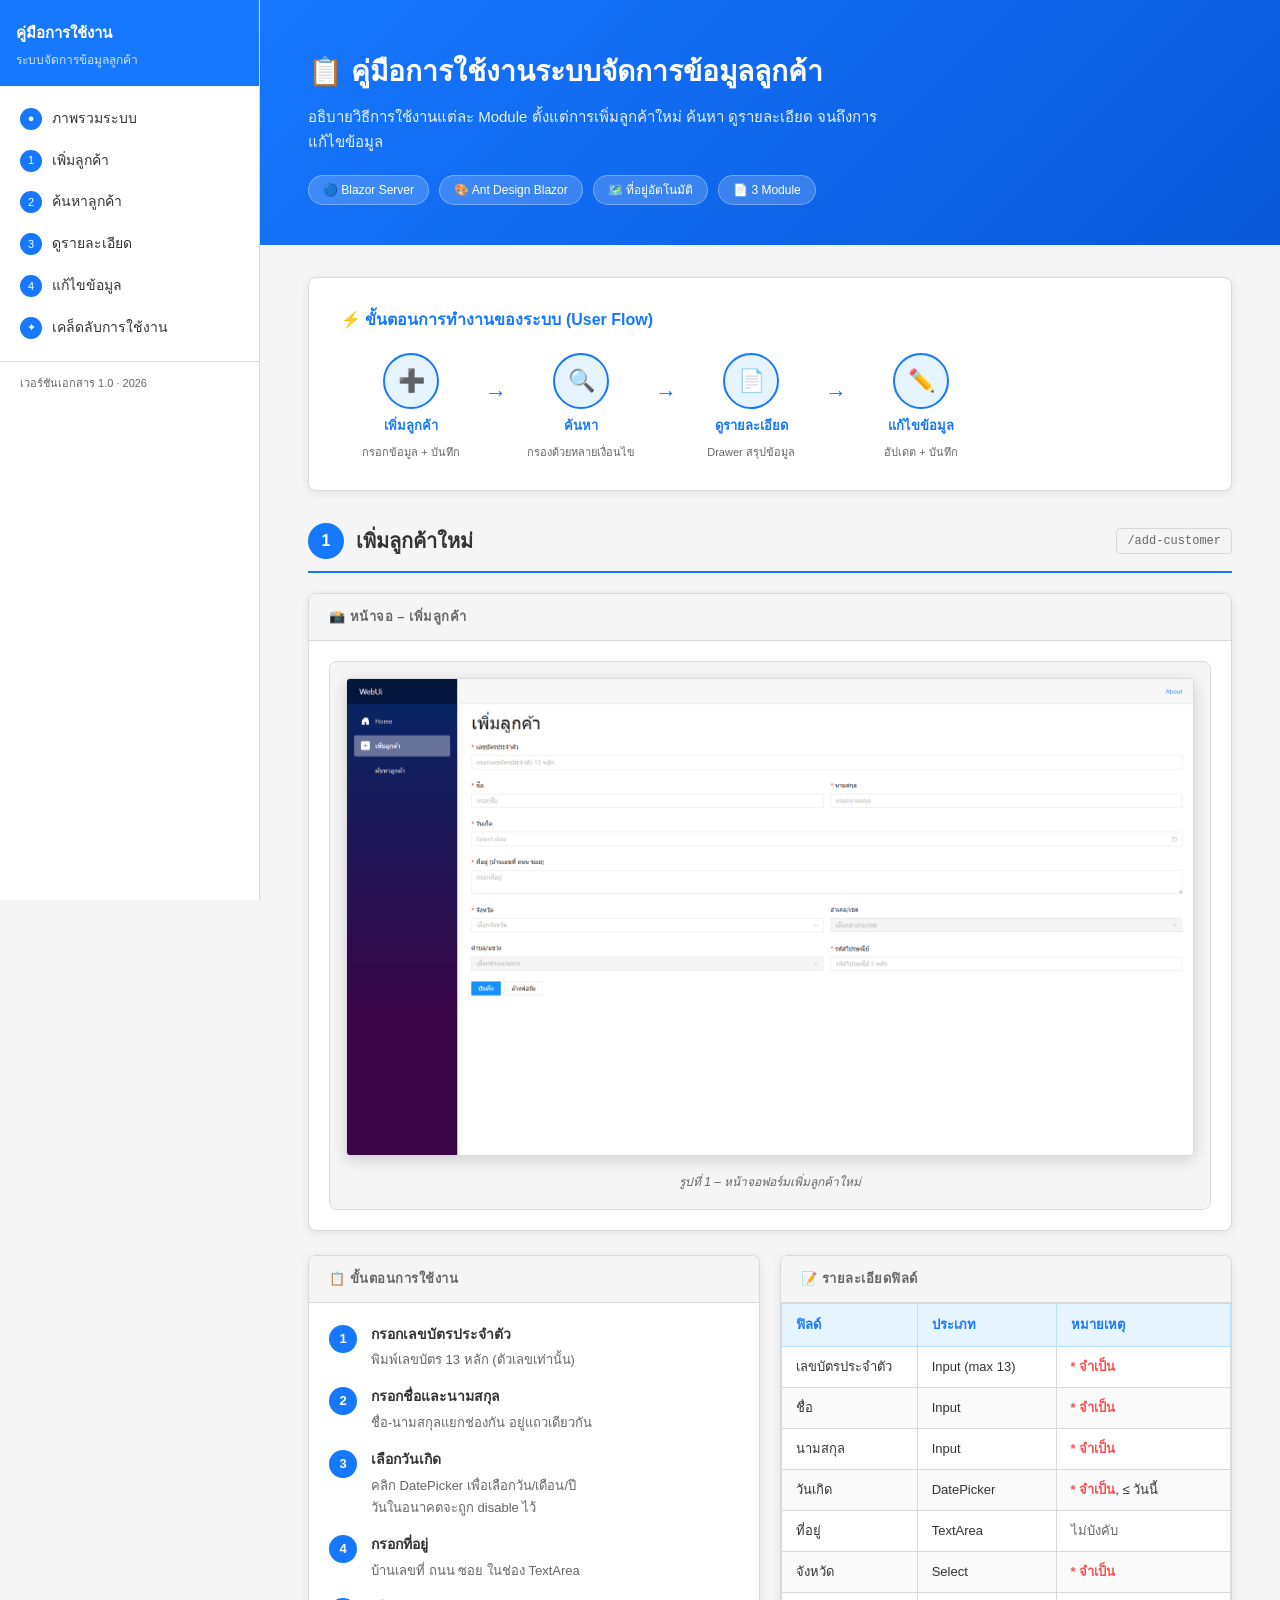
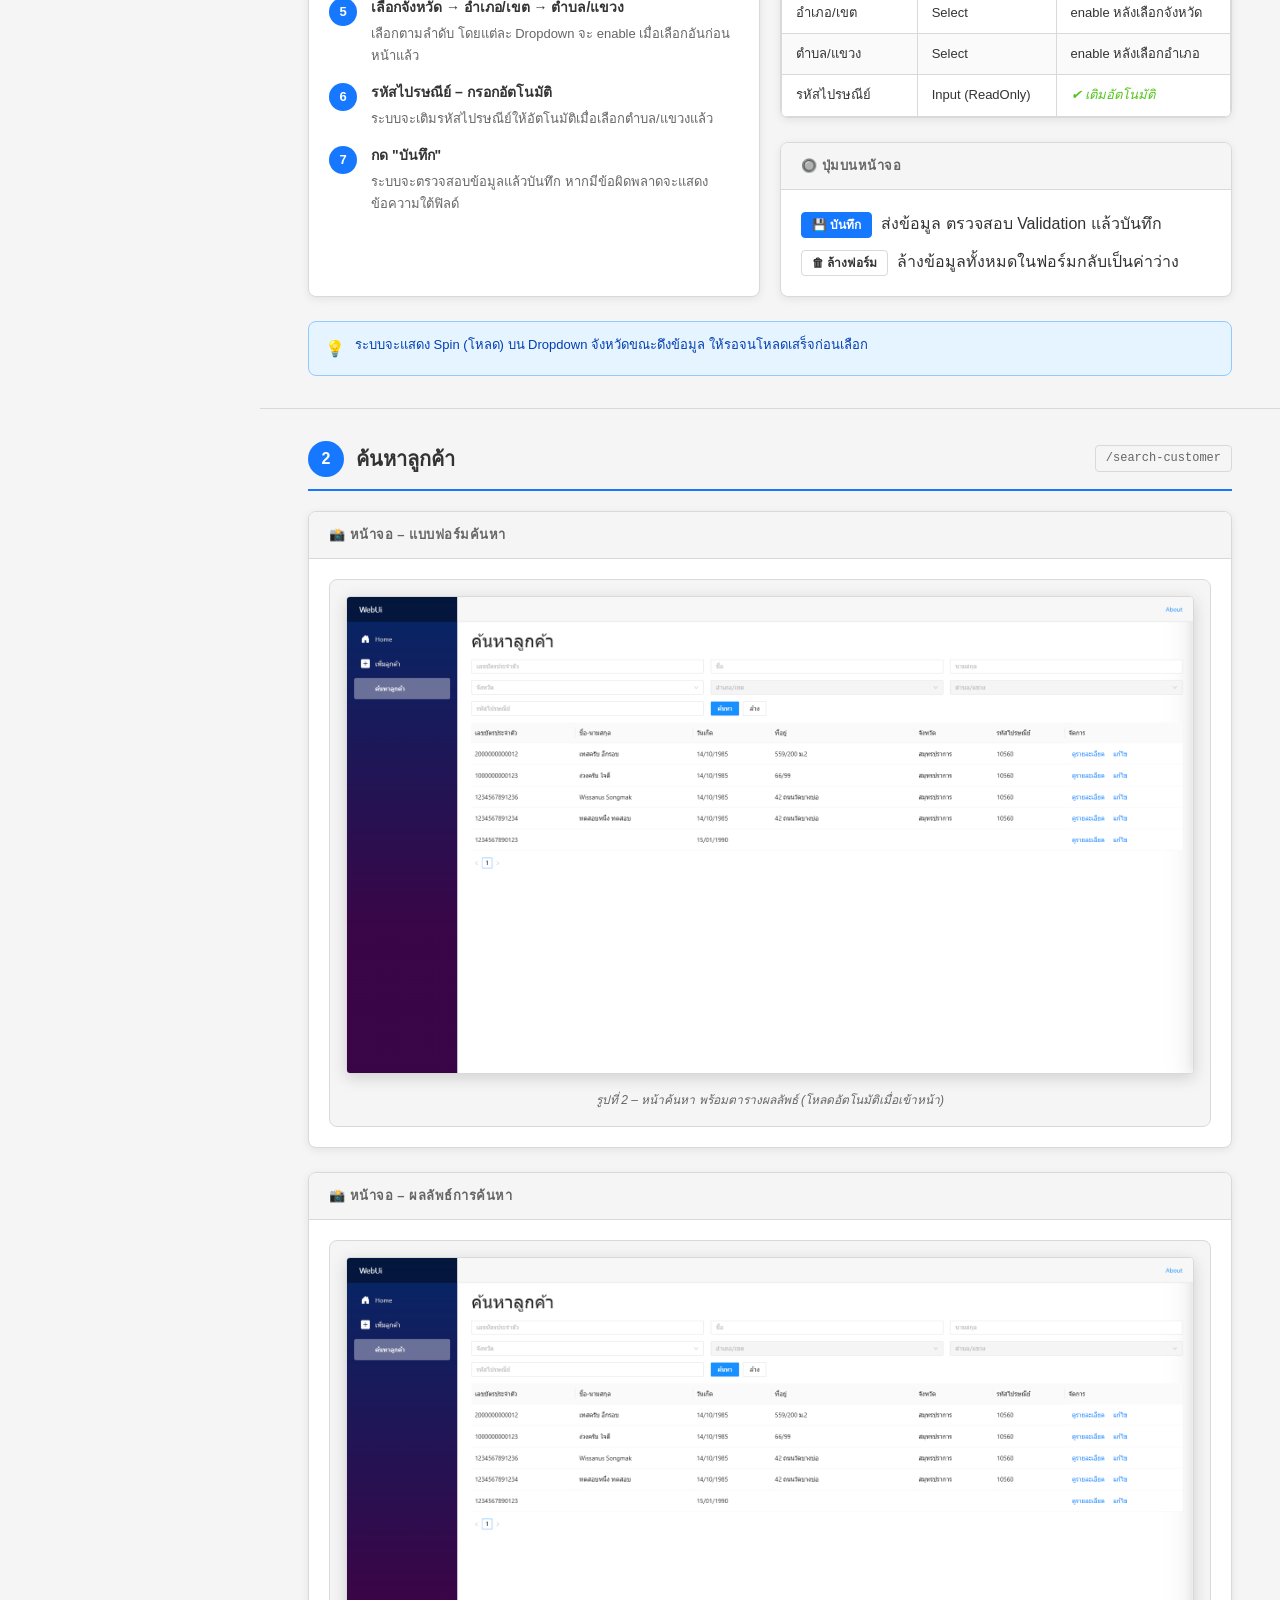
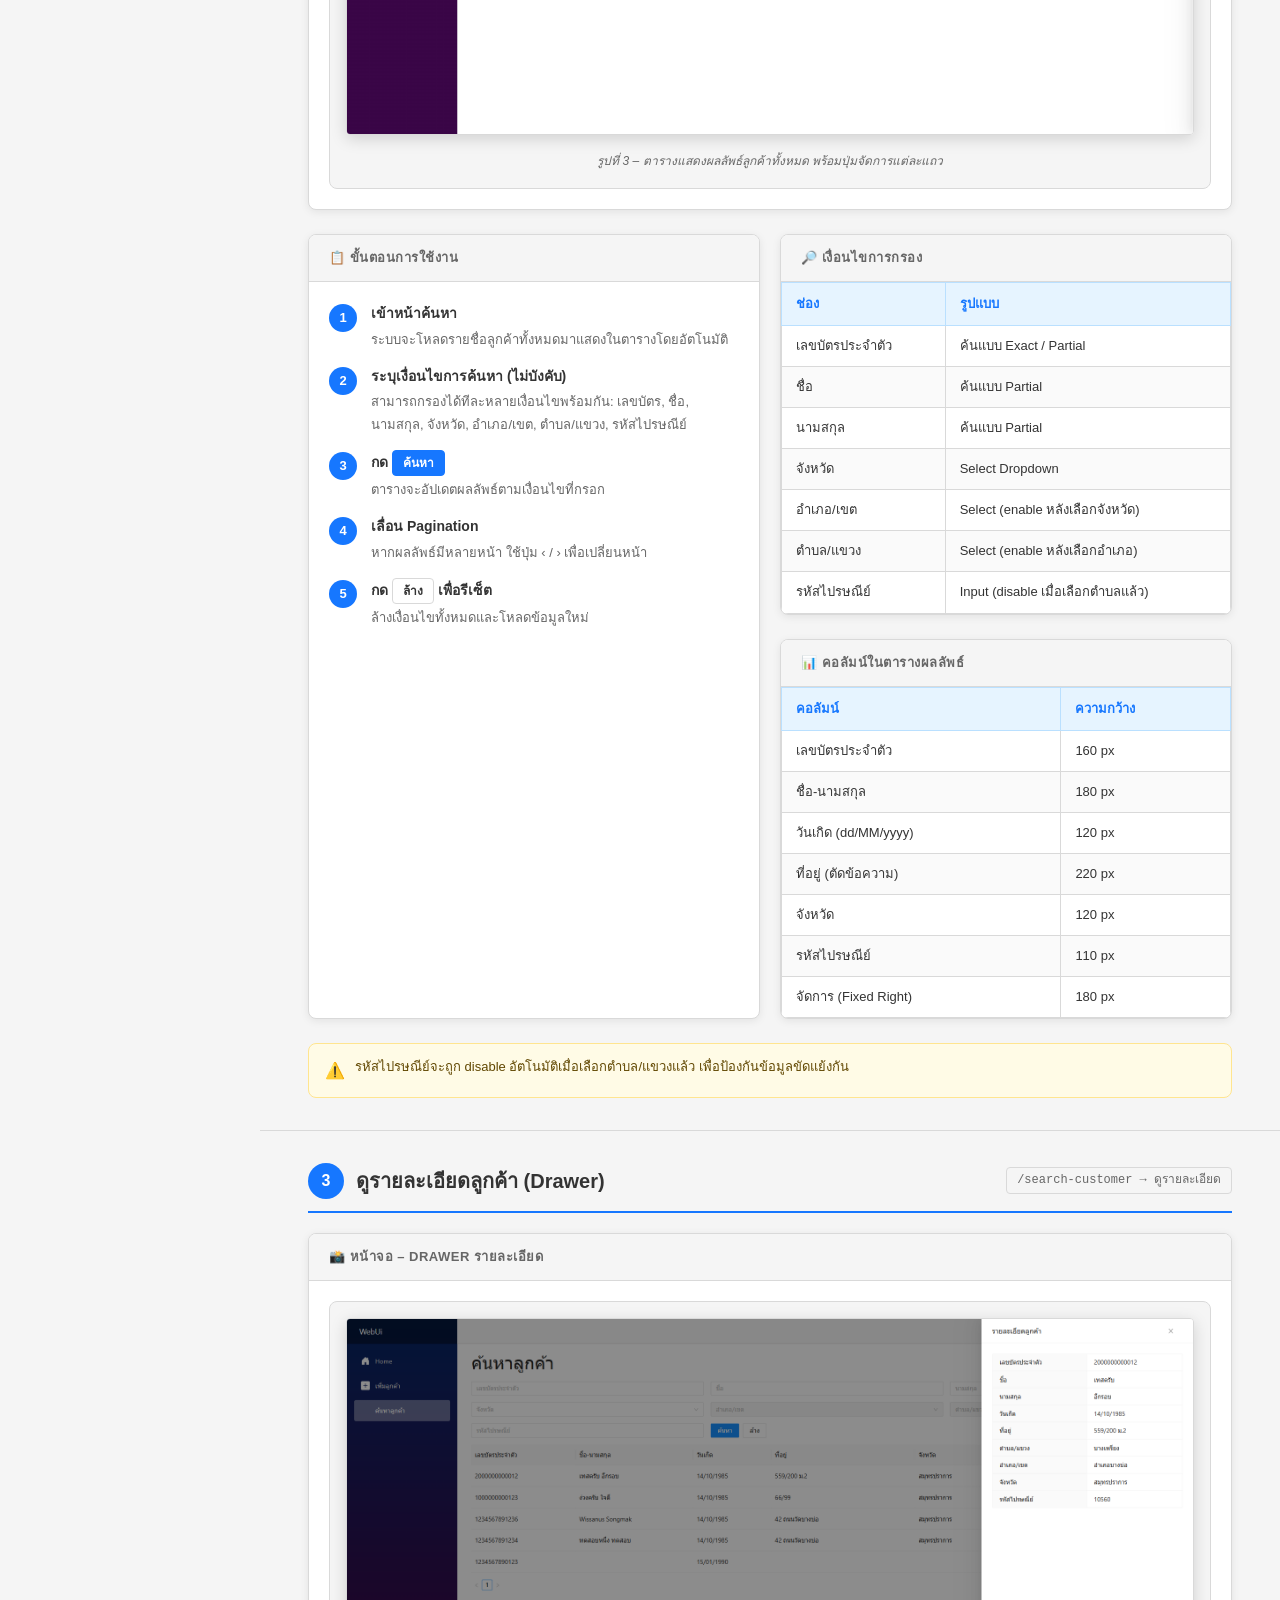
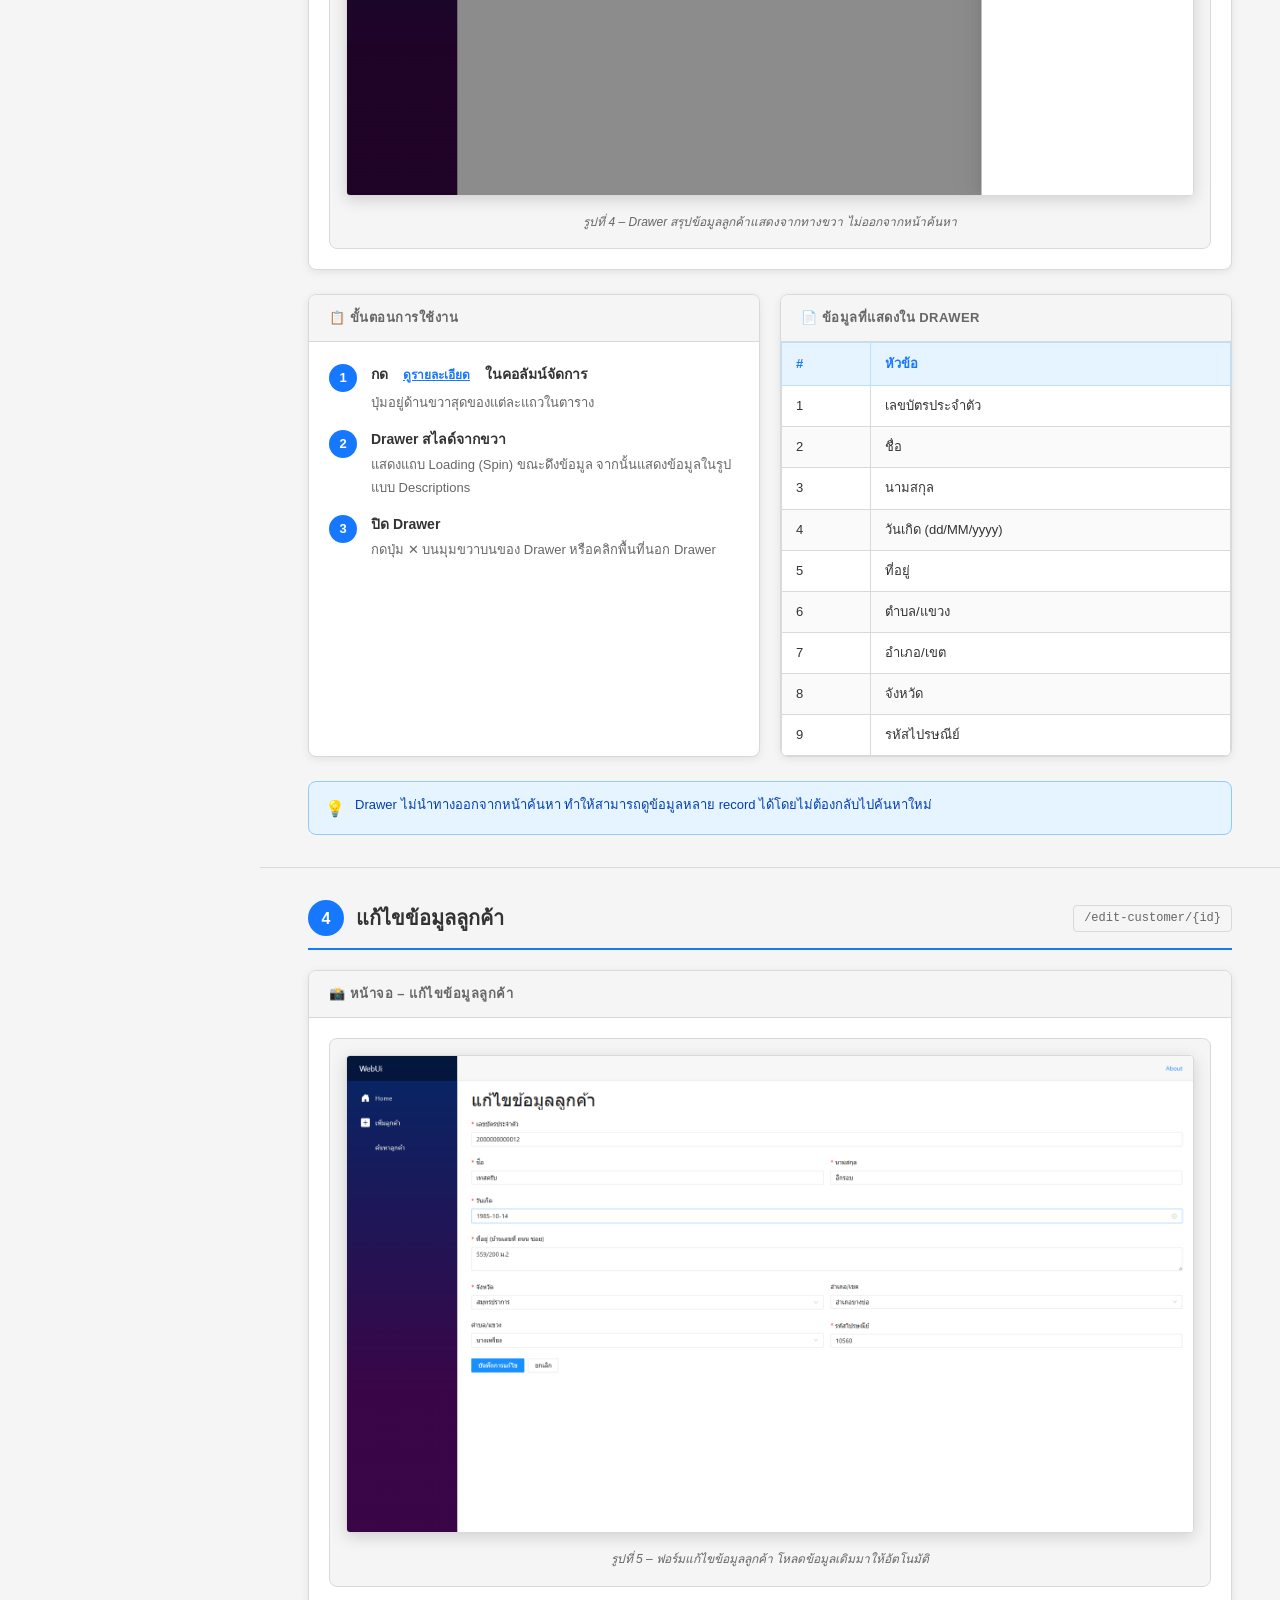
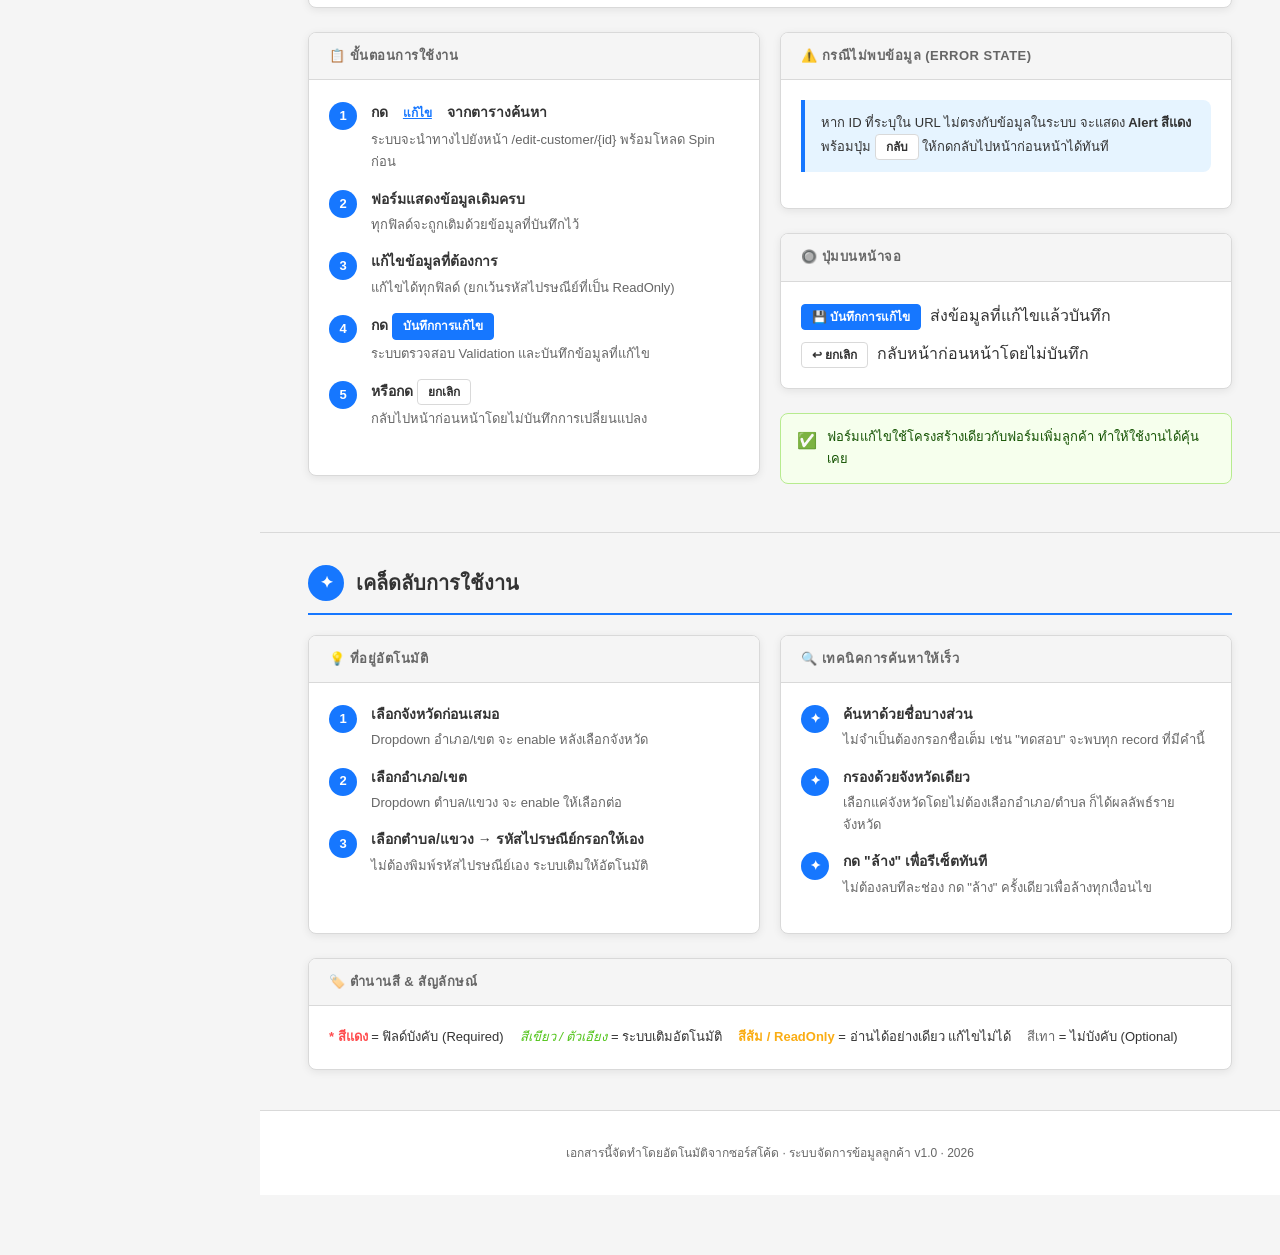
<file: docs/user_manual/index.html>
<!DOCTYPE html>
<html lang="th">
<head>
  <meta charset="UTF-8" />
  <meta name="viewport" content="width=device-width, initial-scale=1.0" />
  <title>คู่มือการใช้งาน – ระบบจัดการข้อมูลลูกค้า</title>
  <style>
    :root {
      --primary: #1677ff;
      --primary-light: #e6f4ff;
      --success: #52c41a;
      --warning: #faad14;
      --danger: #ff4d4f;
      --border: #d9d9d9;
      --text: #333;
      --text-secondary: #666;
      --bg: #f5f5f5;
      --white: #fff;
      --shadow: 0 2px 8px rgba(0,0,0,.08);
      --radius: 8px;
    }

    * { box-sizing: border-box; margin: 0; padding: 0; }

    body {
      font-family: 'Segoe UI', Tahoma, sans-serif;
      background: var(--bg);
      color: var(--text);
      line-height: 1.7;
    }

    /* ── Sidebar ── */
    .layout { display: flex; min-height: 100vh; }

    .sidebar {
      width: 260px;
      background: var(--white);
      border-right: 1px solid var(--border);
      position: sticky;
      top: 0;
      height: 100vh;
      overflow-y: auto;
      flex-shrink: 0;
    }

    .sidebar-header {
      background: var(--primary);
      color: #fff;
      padding: 20px 16px 16px;
    }
    .sidebar-header h2 { font-size: 15px; font-weight: 600; }
    .sidebar-header p  { font-size: 12px; opacity: .8; margin-top: 4px; }

    .sidebar nav ul { list-style: none; padding: 12px 0; }
    .sidebar nav li a {
      display: flex;
      align-items: center;
      gap: 10px;
      padding: 9px 20px;
      font-size: 14px;
      color: var(--text);
      text-decoration: none;
      transition: background .15s;
    }
    .sidebar nav li a:hover { background: var(--primary-light); color: var(--primary); }
    .sidebar nav li a .num {
      background: var(--primary);
      color: #fff;
      border-radius: 50%;
      width: 22px; height: 22px;
      display: inline-flex;
      align-items: center;
      justify-content: center;
      font-size: 11px;
      flex-shrink: 0;
    }

    .sidebar-footer {
      padding: 12px 20px;
      font-size: 11px;
      color: var(--text-secondary);
      border-top: 1px solid var(--border);
    }

    /* ── Main ── */
    .main { flex: 1; padding: 0 0 60px; overflow-x: hidden; }

    /* Hero */
    .hero {
      background: linear-gradient(135deg, #1677ff 0%, #0958d9 100%);
      color: #fff;
      padding: 48px 48px 40px;
    }
    .hero h1 { font-size: 28px; font-weight: 700; margin-bottom: 8px; }
    .hero p  { font-size: 15px; opacity: .9; max-width: 600px; }
    .hero .badges { margin-top: 20px; display: flex; gap: 10px; flex-wrap: wrap; }
    .badge {
      background: rgba(255,255,255,.18);
      border: 1px solid rgba(255,255,255,.3);
      border-radius: 20px;
      padding: 4px 14px;
      font-size: 12px;
      font-weight: 500;
    }

    /* Flow diagram */
    .flow {
      background: var(--white);
      margin: 32px 48px;
      border-radius: var(--radius);
      border: 1px solid var(--border);
      padding: 28px 32px;
      box-shadow: var(--shadow);
    }
    .flow h2 { font-size: 16px; font-weight: 600; margin-bottom: 20px; color: var(--primary); }
    .flow-steps {
      display: flex;
      align-items: center;
      gap: 0;
      flex-wrap: wrap;
    }
    .flow-step {
      display: flex;
      flex-direction: column;
      align-items: center;
      gap: 6px;
      min-width: 140px;
    }
    .flow-step .icon {
      width: 56px; height: 56px;
      border-radius: 50%;
      background: var(--primary-light);
      border: 2px solid var(--primary);
      display: flex;
      align-items: center;
      justify-content: center;
      font-size: 22px;
    }
    .flow-step .label { font-size: 13px; font-weight: 600; color: var(--primary); }
    .flow-step .desc  { font-size: 11px; color: var(--text-secondary); text-align: center; max-width: 120px; }
    .flow-arrow {
      font-size: 22px;
      color: var(--primary);
      margin: 0 4px;
      padding-bottom: 30px;
    }

    /* Section */
    .section { margin: 32px 48px; }

    .section-header {
      display: flex;
      align-items: center;
      gap: 12px;
      margin-bottom: 20px;
      padding-bottom: 12px;
      border-bottom: 2px solid var(--primary);
    }
    .section-header .num {
      background: var(--primary);
      color: #fff;
      width: 36px; height: 36px;
      border-radius: 50%;
      display: flex;
      align-items: center;
      justify-content: center;
      font-size: 16px;
      font-weight: 700;
      flex-shrink: 0;
    }
    .section-header h2 { font-size: 20px; font-weight: 700; }
    .section-header .path {
      margin-left: auto;
      font-size: 12px;
      color: var(--text-secondary);
      background: var(--bg);
      border: 1px solid var(--border);
      border-radius: 4px;
      padding: 2px 10px;
      font-family: monospace;
    }

    /* Card */
    .card {
      background: var(--white);
      border-radius: var(--radius);
      border: 1px solid var(--border);
      box-shadow: var(--shadow);
      overflow: hidden;
      margin-bottom: 24px;
    }
    .card-title {
      background: var(--bg);
      border-bottom: 1px solid var(--border);
      padding: 12px 20px;
      font-size: 13px;
      font-weight: 600;
      color: var(--text-secondary);
      letter-spacing: .5px;
      text-transform: uppercase;
    }
    .card-body { padding: 20px; }

    /* Screenshot */
    .screenshot-wrap {
      text-align: center;
      background: var(--bg);
      border-radius: var(--radius);
      padding: 16px;
      border: 1px solid var(--border);
    }
    .screenshot-wrap img {
      max-width: 100%;
      border-radius: 4px;
      box-shadow: 0 4px 16px rgba(0,0,0,.15);
      border: 1px solid var(--border);
    }
    .screenshot-caption {
      margin-top: 8px;
      font-size: 12px;
      color: var(--text-secondary);
      font-style: italic;
    }

    /* Step list */
    .steps { counter-reset: step; }
    .step-item {
      display: flex;
      gap: 14px;
      margin-bottom: 14px;
      align-items: flex-start;
    }
    .step-num {
      background: var(--primary);
      color: #fff;
      width: 28px; height: 28px;
      border-radius: 50%;
      display: flex;
      align-items: center;
      justify-content: center;
      font-size: 13px;
      font-weight: 700;
      flex-shrink: 0;
      margin-top: 2px;
    }
    .step-content { flex: 1; }
    .step-content strong { display: block; font-size: 14px; margin-bottom: 3px; }
    .step-content p { font-size: 13px; color: var(--text-secondary); }

    /* Field table */
    .field-table { width: 100%; border-collapse: collapse; font-size: 13px; }
    .field-table th {
      background: var(--primary-light);
      color: var(--primary);
      font-weight: 600;
      padding: 10px 14px;
      text-align: left;
      border: 1px solid #bae0ff;
    }
    .field-table td {
      padding: 9px 14px;
      border: 1px solid var(--border);
      vertical-align: top;
    }
    .field-table tr:nth-child(even) td { background: #fafafa; }
    .req   { color: var(--danger); font-weight: 700; }
    .opt   { color: var(--text-secondary); }
    .auto  { color: var(--success); font-style: italic; }
    .ro    { color: var(--warning); }

    /* Alert box */
    .alert {
      border-radius: var(--radius);
      padding: 12px 16px;
      font-size: 13px;
      display: flex;
      gap: 10px;
      align-items: flex-start;
      margin-bottom: 16px;
    }
    .alert-info    { background: var(--primary-light); border: 1px solid #91caff; color: #003eb3; }
    .alert-success { background: #f6ffed; border: 1px solid #b7eb8f; color: #135200; }
    .alert-warning { background: #fffbe6; border: 1px solid #ffe58f; color: #614700; }
    .alert-danger  { background: #fff2f0; border: 1px solid #ffccc7; color: #820014; }
    .alert-icon { font-size: 16px; margin-top: 1px; }

    /* Button label */
    .btn-label {
      display: inline-flex;
      align-items: center;
      gap: 4px;
      border-radius: 4px;
      padding: 2px 10px;
      font-size: 12px;
      font-weight: 600;
      border: 1px solid;
    }
    .btn-primary { background: var(--primary); color: #fff; border-color: var(--primary); }
    .btn-default { background: var(--white); color: var(--text); border-color: var(--border); }
    .btn-link    { background: transparent; color: var(--primary); border-color: transparent; text-decoration: underline; }
    .btn-danger  { background: var(--danger); color: #fff; border-color: var(--danger); }

    /* Tag */
    .tag {
      display: inline-block;
      border-radius: 3px;
      padding: 1px 8px;
      font-size: 11px;
      font-weight: 600;
      margin-left: 4px;
    }
    .tag-req  { background: #fff1f0; color: var(--danger); border: 1px solid #ffccc7; }
    .tag-auto { background: #f6ffed; color: var(--success); border: 1px solid #b7eb8f; }
    .tag-ro   { background: #fffbe6; color: var(--warning); border: 1px solid #ffe58f; }

    /* Two-col */
    .two-col { display: grid; grid-template-columns: 1fr 1fr; gap: 20px; }
    @media (max-width: 900px) { .two-col { grid-template-columns: 1fr; } }

    /* Callout */
    .callout {
      border-left: 4px solid var(--primary);
      background: var(--primary-light);
      padding: 12px 16px;
      border-radius: 0 var(--radius) var(--radius) 0;
      font-size: 13px;
      margin-bottom: 16px;
    }

    /* Divider */
    .divider { border: none; border-top: 1px solid var(--border); margin: 32px 0; }

    /* Footer */
    .doc-footer {
      text-align: center;
      padding: 32px;
      font-size: 12px;
      color: var(--text-secondary);
      border-top: 1px solid var(--border);
      margin-top: 40px;
      background: var(--white);
    }
  </style>
</head>
<body>

<div class="layout">

  <!-- ══════════════════ SIDEBAR ══════════════════ -->
  <aside class="sidebar">
    <div class="sidebar-header">
      <h2>คู่มือการใช้งาน</h2>
      <p>ระบบจัดการข้อมูลลูกค้า</p>
    </div>
    <nav>
      <ul>
        <li><a href="#overview"><span class="num">●</span> ภาพรวมระบบ</a></li>
        <li><a href="#add"><span class="num">1</span> เพิ่มลูกค้า</a></li>
        <li><a href="#search"><span class="num">2</span> ค้นหาลูกค้า</a></li>
        <li><a href="#detail"><span class="num">3</span> ดูรายละเอียด</a></li>
        <li><a href="#edit"><span class="num">4</span> แก้ไขข้อมูล</a></li>
        <li><a href="#tips"><span class="num">✦</span> เคล็ดลับการใช้งาน</a></li>
      </ul>
    </nav>
    <div class="sidebar-footer">
      เวอร์ชันเอกสาร 1.0 · 2026
    </div>
  </aside>

  <!-- ══════════════════ MAIN ══════════════════ -->
  <main class="main">

    <!-- Hero -->
    <div class="hero">
      <h1>📋 คู่มือการใช้งานระบบจัดการข้อมูลลูกค้า</h1>
      <p>อธิบายวิธีการใช้งานแต่ละ Module ตั้งแต่การเพิ่มลูกค้าใหม่ ค้นหา ดูรายละเอียด จนถึงการแก้ไขข้อมูล</p>
      <div class="badges">
        <span class="badge">🔵 Blazor Server</span>
        <span class="badge">🎨 Ant Design Blazor</span>
        <span class="badge">🗺️ ที่อยู่อัตโนมัติ</span>
        <span class="badge">📄 3 Module</span>
      </div>
    </div>

    <!-- ── Flow ── -->
    <div id="overview" class="flow">
      <h2>⚡ ขั้นตอนการทำงานของระบบ (User Flow)</h2>
      <div class="flow-steps">
        <div class="flow-step">
          <div class="icon">➕</div>
          <div class="label">เพิ่มลูกค้า</div>
          <div class="desc">กรอกข้อมูล&nbsp;+ บันทึก</div>
        </div>
        <div class="flow-arrow">→</div>
        <div class="flow-step">
          <div class="icon">🔍</div>
          <div class="label">ค้นหา</div>
          <div class="desc">กรองด้วยหลายเงื่อนไข</div>
        </div>
        <div class="flow-arrow">→</div>
        <div class="flow-step">
          <div class="icon">📄</div>
          <div class="label">ดูรายละเอียด</div>
          <div class="desc">Drawer สรุปข้อมูล</div>
        </div>
        <div class="flow-arrow">→</div>
        <div class="flow-step">
          <div class="icon">✏️</div>
          <div class="label">แก้ไขข้อมูล</div>
          <div class="desc">อัปเดต&nbsp;+ บันทึก</div>
        </div>
      </div>
    </div>

    <!-- ════════════════════════════════════════════
         MODULE 1 – เพิ่มลูกค้า
    ════════════════════════════════════════════ -->
    <div id="add" class="section">
      <div class="section-header">
        <div class="num">1</div>
        <h2>เพิ่มลูกค้าใหม่</h2>
        <span class="path">/add-customer</span>
      </div>

      <!-- Screenshot -->
      <div class="card">
        <div class="card-title">📸 หน้าจอ – เพิ่มลูกค้า</div>
        <div class="card-body">
          <div class="screenshot-wrap">
            <img src="screenshots/01_add_customer.png" alt="หน้าจอเพิ่มลูกค้า" />
            <div class="screenshot-caption">รูปที่ 1 – หน้าจอฟอร์มเพิ่มลูกค้าใหม่</div>
          </div>
        </div>
      </div>

      <div class="two-col">
        <!-- Steps -->
        <div class="card">
          <div class="card-title">📋 ขั้นตอนการใช้งาน</div>
          <div class="card-body">
            <div class="steps">
              <div class="step-item">
                <div class="step-num">1</div>
                <div class="step-content">
                  <strong>กรอกเลขบัตรประจำตัว</strong>
                  <p>พิมพ์เลขบัตร 13 หลัก (ตัวเลขเท่านั้น)</p>
                </div>
              </div>
              <div class="step-item">
                <div class="step-num">2</div>
                <div class="step-content">
                  <strong>กรอกชื่อและนามสกุล</strong>
                  <p>ชื่อ-นามสกุลแยกช่องกัน อยู่แถวเดียวกัน</p>
                </div>
              </div>
              <div class="step-item">
                <div class="step-num">3</div>
                <div class="step-content">
                  <strong>เลือกวันเกิด</strong>
                  <p>คลิก DatePicker เพื่อเลือกวัน/เดือน/ปี<br/>วันในอนาคตจะถูก disable ไว้</p>
                </div>
              </div>
              <div class="step-item">
                <div class="step-num">4</div>
                <div class="step-content">
                  <strong>กรอกที่อยู่</strong>
                  <p>บ้านเลขที่ ถนน ซอย ในช่อง TextArea</p>
                </div>
              </div>
              <div class="step-item">
                <div class="step-num">5</div>
                <div class="step-content">
                  <strong>เลือกจังหวัด → อำเภอ/เขต → ตำบล/แขวง</strong>
                  <p>เลือกตามลำดับ โดยแต่ละ Dropdown จะ enable เมื่อเลือกอันก่อนหน้าแล้ว</p>
                </div>
              </div>
              <div class="step-item">
                <div class="step-num">6</div>
                <div class="step-content">
                  <strong>รหัสไปรษณีย์ – กรอกอัตโนมัติ</strong>
                  <p>ระบบจะเติมรหัสไปรษณีย์ให้อัตโนมัติเมื่อเลือกตำบล/แขวงแล้ว</p>
                </div>
              </div>
              <div class="step-item">
                <div class="step-num">7</div>
                <div class="step-content">
                  <strong>กด "บันทึก"</strong>
                  <p>ระบบจะตรวจสอบข้อมูลแล้วบันทึก หากมีข้อผิดพลาดจะแสดงข้อความใต้ฟิลด์</p>
                </div>
              </div>
            </div>
          </div>
        </div>

        <!-- Field reference -->
        <div>
          <div class="card">
            <div class="card-title">📝 รายละเอียดฟิลด์</div>
            <div class="card-body" style="padding:0">
              <table class="field-table">
                <thead>
                  <tr>
                    <th>ฟิลด์</th>
                    <th>ประเภท</th>
                    <th>หมายเหตุ</th>
                  </tr>
                </thead>
                <tbody>
                  <tr>
                    <td>เลขบัตรประจำตัว</td>
                    <td>Input (max 13)</td>
                    <td><span class="req">* จำเป็น</span></td>
                  </tr>
                  <tr>
                    <td>ชื่อ</td>
                    <td>Input</td>
                    <td><span class="req">* จำเป็น</span></td>
                  </tr>
                  <tr>
                    <td>นามสกุล</td>
                    <td>Input</td>
                    <td><span class="req">* จำเป็น</span></td>
                  </tr>
                  <tr>
                    <td>วันเกิด</td>
                    <td>DatePicker</td>
                    <td><span class="req">* จำเป็น</span>, ≤ วันนี้</td>
                  </tr>
                  <tr>
                    <td>ที่อยู่</td>
                    <td>TextArea</td>
                    <td><span class="opt">ไม่บังคับ</span></td>
                  </tr>
                  <tr>
                    <td>จังหวัด</td>
                    <td>Select</td>
                    <td><span class="req">* จำเป็น</span></td>
                  </tr>
                  <tr>
                    <td>อำเภอ/เขต</td>
                    <td>Select</td>
                    <td>enable หลังเลือกจังหวัด</td>
                  </tr>
                  <tr>
                    <td>ตำบล/แขวง</td>
                    <td>Select</td>
                    <td>enable หลังเลือกอำเภอ</td>
                  </tr>
                  <tr>
                    <td>รหัสไปรษณีย์</td>
                    <td>Input (ReadOnly)</td>
                    <td><span class="auto">✔ เติมอัตโนมัติ</span></td>
                  </tr>
                </tbody>
              </table>
            </div>
          </div>

          <div class="card">
            <div class="card-title">🔘 ปุ่มบนหน้าจอ</div>
            <div class="card-body">
              <p style="margin-bottom:10px">
                <span class="btn-label btn-primary">💾 บันทึก</span>
                &nbsp;ส่งข้อมูล ตรวจสอบ Validation แล้วบันทึก
              </p>
              <p>
                <span class="btn-label btn-default">🗑 ล้างฟอร์ม</span>
                &nbsp;ล้างข้อมูลทั้งหมดในฟอร์มกลับเป็นค่าว่าง
              </p>
            </div>
          </div>
        </div>
      </div>

      <div class="alert alert-info">
        <span class="alert-icon">💡</span>
        <div>ระบบจะแสดง Spin (โหลด) บน Dropdown จังหวัดขณะดึงข้อมูล ให้รอจนโหลดเสร็จก่อนเลือก</div>
      </div>
    </div>

    <hr class="divider" />

    <!-- ════════════════════════════════════════════
         MODULE 2 – ค้นหาลูกค้า
    ════════════════════════════════════════════ -->
    <div id="search" class="section">
      <div class="section-header">
        <div class="num">2</div>
        <h2>ค้นหาลูกค้า</h2>
        <span class="path">/search-customer</span>
      </div>

      <!-- Screenshot before search -->
      <div class="card">
        <div class="card-title">📸 หน้าจอ – แบบฟอร์มค้นหา</div>
        <div class="card-body">
          <div class="screenshot-wrap">
            <img src="screenshots/02_search_customer_empty.png" alt="หน้าค้นหา" />
            <div class="screenshot-caption">รูปที่ 2 – หน้าค้นหา พร้อมตารางผลลัพธ์ (โหลดอัตโนมัติเมื่อเข้าหน้า)</div>
          </div>
        </div>
      </div>

      <!-- Screenshot results -->
      <div class="card">
        <div class="card-title">📸 หน้าจอ – ผลลัพธ์การค้นหา</div>
        <div class="card-body">
          <div class="screenshot-wrap">
            <img src="screenshots/03_search_customer_results.png" alt="ผลลัพธ์ค้นหา" />
            <div class="screenshot-caption">รูปที่ 3 – ตารางแสดงผลลัพธ์ลูกค้าทั้งหมด พร้อมปุ่มจัดการแต่ละแถว</div>
          </div>
        </div>
      </div>

      <div class="two-col">
        <!-- Steps -->
        <div class="card">
          <div class="card-title">📋 ขั้นตอนการใช้งาน</div>
          <div class="card-body">
            <div class="steps">
              <div class="step-item">
                <div class="step-num">1</div>
                <div class="step-content">
                  <strong>เข้าหน้าค้นหา</strong>
                  <p>ระบบจะโหลดรายชื่อลูกค้าทั้งหมดมาแสดงในตารางโดยอัตโนมัติ</p>
                </div>
              </div>
              <div class="step-item">
                <div class="step-num">2</div>
                <div class="step-content">
                  <strong>ระบุเงื่อนไขการค้นหา (ไม่บังคับ)</strong>
                  <p>สามารถกรองได้ทีละหลายเงื่อนไขพร้อมกัน:
                    เลขบัตร, ชื่อ, นามสกุล, จังหวัด, อำเภอ/เขต, ตำบล/แขวง, รหัสไปรษณีย์</p>
                </div>
              </div>
              <div class="step-item">
                <div class="step-num">3</div>
                <div class="step-content">
                  <strong>กด <span class="btn-label btn-primary">ค้นหา</span></strong>
                  <p>ตารางจะอัปเดตผลลัพธ์ตามเงื่อนไขที่กรอก</p>
                </div>
              </div>
              <div class="step-item">
                <div class="step-num">4</div>
                <div class="step-content">
                  <strong>เลื่อน Pagination</strong>
                  <p>หากผลลัพธ์มีหลายหน้า ใช้ปุ่ม ‹ / › เพื่อเปลี่ยนหน้า</p>
                </div>
              </div>
              <div class="step-item">
                <div class="step-num">5</div>
                <div class="step-content">
                  <strong>กด <span class="btn-label btn-default">ล้าง</span> เพื่อรีเซ็ต</strong>
                  <p>ล้างเงื่อนไขทั้งหมดและโหลดข้อมูลใหม่</p>
                </div>
              </div>
            </div>
          </div>
        </div>

        <!-- Filter fields -->
        <div>
          <div class="card">
            <div class="card-title">🔎 เงื่อนไขการกรอง</div>
            <div class="card-body" style="padding:0">
              <table class="field-table">
                <thead>
                  <tr><th>ช่อง</th><th>รูปแบบ</th></tr>
                </thead>
                <tbody>
                  <tr><td>เลขบัตรประจำตัว</td><td>ค้นแบบ Exact / Partial</td></tr>
                  <tr><td>ชื่อ</td><td>ค้นแบบ Partial</td></tr>
                  <tr><td>นามสกุล</td><td>ค้นแบบ Partial</td></tr>
                  <tr><td>จังหวัด</td><td>Select Dropdown</td></tr>
                  <tr><td>อำเภอ/เขต</td><td>Select (enable หลังเลือกจังหวัด)</td></tr>
                  <tr><td>ตำบล/แขวง</td><td>Select (enable หลังเลือกอำเภอ)</td></tr>
                  <tr><td>รหัสไปรษณีย์</td><td>Input (disable เมื่อเลือกตำบลแล้ว)</td></tr>
                </tbody>
              </table>
            </div>
          </div>

          <div class="card">
            <div class="card-title">📊 คอลัมน์ในตารางผลลัพธ์</div>
            <div class="card-body" style="padding:0">
              <table class="field-table">
                <thead>
                  <tr><th>คอลัมน์</th><th>ความกว้าง</th></tr>
                </thead>
                <tbody>
                  <tr><td>เลขบัตรประจำตัว</td><td>160 px</td></tr>
                  <tr><td>ชื่อ-นามสกุล</td><td>180 px</td></tr>
                  <tr><td>วันเกิด (dd/MM/yyyy)</td><td>120 px</td></tr>
                  <tr><td>ที่อยู่ (ตัดข้อความ)</td><td>220 px</td></tr>
                  <tr><td>จังหวัด</td><td>120 px</td></tr>
                  <tr><td>รหัสไปรษณีย์</td><td>110 px</td></tr>
                  <tr><td>จัดการ (Fixed Right)</td><td>180 px</td></tr>
                </tbody>
              </table>
            </div>
          </div>
        </div>
      </div>

      <div class="alert alert-warning">
        <span class="alert-icon">⚠️</span>
        <div>รหัสไปรษณีย์จะถูก disable อัตโนมัติเมื่อเลือกตำบล/แขวงแล้ว เพื่อป้องกันข้อมูลขัดแย้งกัน</div>
      </div>
    </div>

    <hr class="divider" />

    <!-- ════════════════════════════════════════════
         MODULE 3 – ดูรายละเอียด (Drawer)
    ════════════════════════════════════════════ -->
    <div id="detail" class="section">
      <div class="section-header">
        <div class="num">3</div>
        <h2>ดูรายละเอียดลูกค้า (Drawer)</h2>
        <span class="path">/search-customer → ดูรายละเอียด</span>
      </div>

      <div class="card">
        <div class="card-title">📸 หน้าจอ – Drawer รายละเอียด</div>
        <div class="card-body">
          <div class="screenshot-wrap">
            <img src="screenshots/04_search_customer_drawer.png" alt="Drawer รายละเอียด" />
            <div class="screenshot-caption">รูปที่ 4 – Drawer สรุปข้อมูลลูกค้าแสดงจากทางขวา ไม่ออกจากหน้าค้นหา</div>
          </div>
        </div>
      </div>

      <div class="two-col">
        <div class="card">
          <div class="card-title">📋 ขั้นตอนการใช้งาน</div>
          <div class="card-body">
            <div class="steps">
              <div class="step-item">
                <div class="step-num">1</div>
                <div class="step-content">
                  <strong>กด <span class="btn-label btn-link">ดูรายละเอียด</span> ในคอลัมน์จัดการ</strong>
                  <p>ปุ่มอยู่ด้านขวาสุดของแต่ละแถวในตาราง</p>
                </div>
              </div>
              <div class="step-item">
                <div class="step-num">2</div>
                <div class="step-content">
                  <strong>Drawer สไลด์จากขวา</strong>
                  <p>แสดงแถบ Loading (Spin) ขณะดึงข้อมูล จากนั้นแสดงข้อมูลในรูปแบบ Descriptions</p>
                </div>
              </div>
              <div class="step-item">
                <div class="step-num">3</div>
                <div class="step-content">
                  <strong>ปิด Drawer</strong>
                  <p>กดปุ่ม ✕ บนมุมขวาบนของ Drawer หรือคลิกพื้นที่นอก Drawer</p>
                </div>
              </div>
            </div>
          </div>
        </div>

        <div class="card">
          <div class="card-title">📄 ข้อมูลที่แสดงใน Drawer</div>
          <div class="card-body" style="padding:0">
            <table class="field-table">
              <thead>
                <tr><th>#</th><th>หัวข้อ</th></tr>
              </thead>
              <tbody>
                <tr><td>1</td><td>เลขบัตรประจำตัว</td></tr>
                <tr><td>2</td><td>ชื่อ</td></tr>
                <tr><td>3</td><td>นามสกุล</td></tr>
                <tr><td>4</td><td>วันเกิด (dd/MM/yyyy)</td></tr>
                <tr><td>5</td><td>ที่อยู่</td></tr>
                <tr><td>6</td><td>ตำบล/แขวง</td></tr>
                <tr><td>7</td><td>อำเภอ/เขต</td></tr>
                <tr><td>8</td><td>จังหวัด</td></tr>
                <tr><td>9</td><td>รหัสไปรษณีย์</td></tr>
              </tbody>
            </table>
          </div>
        </div>
      </div>

      <div class="alert alert-info">
        <span class="alert-icon">💡</span>
        <div>Drawer ไม่นำทางออกจากหน้าค้นหา ทำให้สามารถดูข้อมูลหลาย record ได้โดยไม่ต้องกลับไปค้นหาใหม่</div>
      </div>
    </div>

    <hr class="divider" />

    <!-- ════════════════════════════════════════════
         MODULE 4 – แก้ไขข้อมูลลูกค้า
    ════════════════════════════════════════════ -->
    <div id="edit" class="section">
      <div class="section-header">
        <div class="num">4</div>
        <h2>แก้ไขข้อมูลลูกค้า</h2>
        <span class="path">/edit-customer/{id}</span>
      </div>

      <div class="card">
        <div class="card-title">📸 หน้าจอ – แก้ไขข้อมูลลูกค้า</div>
        <div class="card-body">
          <div class="screenshot-wrap">
            <img src="screenshots/05_edit_customer.png" alt="แก้ไขลูกค้า" />
            <div class="screenshot-caption">รูปที่ 5 – ฟอร์มแก้ไขข้อมูลลูกค้า โหลดข้อมูลเดิมมาให้อัตโนมัติ</div>
          </div>
        </div>
      </div>

      <div class="two-col">
        <div class="card">
          <div class="card-title">📋 ขั้นตอนการใช้งาน</div>
          <div class="card-body">
            <div class="steps">
              <div class="step-item">
                <div class="step-num">1</div>
                <div class="step-content">
                  <strong>กด <span class="btn-label btn-link">แก้ไข</span> จากตารางค้นหา</strong>
                  <p>ระบบจะนำทางไปยังหน้า /edit-customer/{id} พร้อมโหลด Spin ก่อน</p>
                </div>
              </div>
              <div class="step-item">
                <div class="step-num">2</div>
                <div class="step-content">
                  <strong>ฟอร์มแสดงข้อมูลเดิมครบ</strong>
                  <p>ทุกฟิลด์จะถูกเติมด้วยข้อมูลที่บันทึกไว้</p>
                </div>
              </div>
              <div class="step-item">
                <div class="step-num">3</div>
                <div class="step-content">
                  <strong>แก้ไขข้อมูลที่ต้องการ</strong>
                  <p>แก้ไขได้ทุกฟิลด์ (ยกเว้นรหัสไปรษณีย์ที่เป็น ReadOnly)</p>
                </div>
              </div>
              <div class="step-item">
                <div class="step-num">4</div>
                <div class="step-content">
                  <strong>กด <span class="btn-label btn-primary">บันทึกการแก้ไข</span></strong>
                  <p>ระบบตรวจสอบ Validation และบันทึกข้อมูลที่แก้ไข</p>
                </div>
              </div>
              <div class="step-item">
                <div class="step-num">5</div>
                <div class="step-content">
                  <strong>หรือกด <span class="btn-label btn-default">ยกเลิก</span></strong>
                  <p>กลับไปหน้าก่อนหน้าโดยไม่บันทึกการเปลี่ยนแปลง</p>
                </div>
              </div>
            </div>
          </div>
        </div>

        <div>
          <div class="card">
            <div class="card-title">⚠️ กรณีไม่พบข้อมูล (Error State)</div>
            <div class="card-body">
              <div class="callout">
                หาก ID ที่ระบุใน URL ไม่ตรงกับข้อมูลในระบบ จะแสดง
                <strong>Alert สีแดง</strong> พร้อมปุ่ม <span class="btn-label btn-default">กลับ</span>
                ให้กดกลับไปหน้าก่อนหน้าได้ทันที
              </div>
            </div>
          </div>

          <div class="card">
            <div class="card-title">🔘 ปุ่มบนหน้าจอ</div>
            <div class="card-body">
              <p style="margin-bottom:10px">
                <span class="btn-label btn-primary">💾 บันทึกการแก้ไข</span>
                &nbsp;ส่งข้อมูลที่แก้ไขแล้วบันทึก
              </p>
              <p>
                <span class="btn-label btn-default">↩ ยกเลิก</span>
                &nbsp;กลับหน้าก่อนหน้าโดยไม่บันทึก
              </p>
            </div>
          </div>

          <div class="alert alert-success">
            <span class="alert-icon">✅</span>
            <div>ฟอร์มแก้ไขใช้โครงสร้างเดียวกับฟอร์มเพิ่มลูกค้า ทำให้ใช้งานได้คุ้นเคย</div>
          </div>
        </div>
      </div>
    </div>

    <hr class="divider" />

    <!-- ════════════════════════════════════════════
         TIPS
    ════════════════════════════════════════════ -->
    <div id="tips" class="section">
      <div class="section-header">
        <div class="num">✦</div>
        <h2>เคล็ดลับการใช้งาน</h2>
      </div>

      <div class="two-col">
        <div class="card">
          <div class="card-title">💡 ที่อยู่อัตโนมัติ</div>
          <div class="card-body">
            <div class="steps">
              <div class="step-item">
                <div class="step-num">1</div>
                <div class="step-content">
                  <strong>เลือกจังหวัดก่อนเสมอ</strong>
                  <p>Dropdown อำเภอ/เขต จะ enable หลังเลือกจังหวัด</p>
                </div>
              </div>
              <div class="step-item">
                <div class="step-num">2</div>
                <div class="step-content">
                  <strong>เลือกอำเภอ/เขต</strong>
                  <p>Dropdown ตำบล/แขวง จะ enable ให้เลือกต่อ</p>
                </div>
              </div>
              <div class="step-item">
                <div class="step-num">3</div>
                <div class="step-content">
                  <strong>เลือกตำบล/แขวง → รหัสไปรษณีย์กรอกให้เอง</strong>
                  <p>ไม่ต้องพิมพ์รหัสไปรษณีย์เอง ระบบเติมให้อัตโนมัติ</p>
                </div>
              </div>
            </div>
          </div>
        </div>

        <div class="card">
          <div class="card-title">🔍 เทคนิคการค้นหาให้เร็ว</div>
          <div class="card-body">
            <div class="steps">
              <div class="step-item">
                <div class="step-num">✦</div>
                <div class="step-content">
                  <strong>ค้นหาด้วยชื่อบางส่วน</strong>
                  <p>ไม่จำเป็นต้องกรอกชื่อเต็ม เช่น "ทดสอบ" จะพบทุก record ที่มีคำนี้</p>
                </div>
              </div>
              <div class="step-item">
                <div class="step-num">✦</div>
                <div class="step-content">
                  <strong>กรองด้วยจังหวัดเดียว</strong>
                  <p>เลือกแค่จังหวัดโดยไม่ต้องเลือกอำเภอ/ตำบล ก็ได้ผลลัพธ์รายจังหวัด</p>
                </div>
              </div>
              <div class="step-item">
                <div class="step-num">✦</div>
                <div class="step-content">
                  <strong>กด "ล้าง" เพื่อรีเซ็ตทันที</strong>
                  <p>ไม่ต้องลบทีละช่อง กด "ล้าง" ครั้งเดียวเพื่อล้างทุกเงื่อนไข</p>
                </div>
              </div>
            </div>
          </div>
        </div>
      </div>

      <!-- Legend -->
      <div class="card">
        <div class="card-title">🏷️ ตำนานสี &amp; สัญลักษณ์</div>
        <div class="card-body">
          <div style="display:flex; flex-wrap:wrap; gap:16px; font-size:13px">
            <span><span class="req">* สีแดง</span> = ฟิลด์บังคับ (Required)</span>
            <span><span class="auto">สีเขียว / ตัวเอียง</span> = ระบบเติมอัตโนมัติ</span>
            <span><span class="ro" style="font-weight:600">สีส้ม / ReadOnly</span> = อ่านได้อย่างเดียว แก้ไขไม่ได้</span>
            <span><span class="opt">สีเทา</span> = ไม่บังคับ (Optional)</span>
          </div>
        </div>
      </div>
    </div>

    <div class="doc-footer">
      เอกสารนี้จัดทำโดยอัตโนมัติจากซอร์สโค้ด · ระบบจัดการข้อมูลลูกค้า v1.0 · 2026
    </div>

  </main>
</div>

</body>
</html>
</file>
